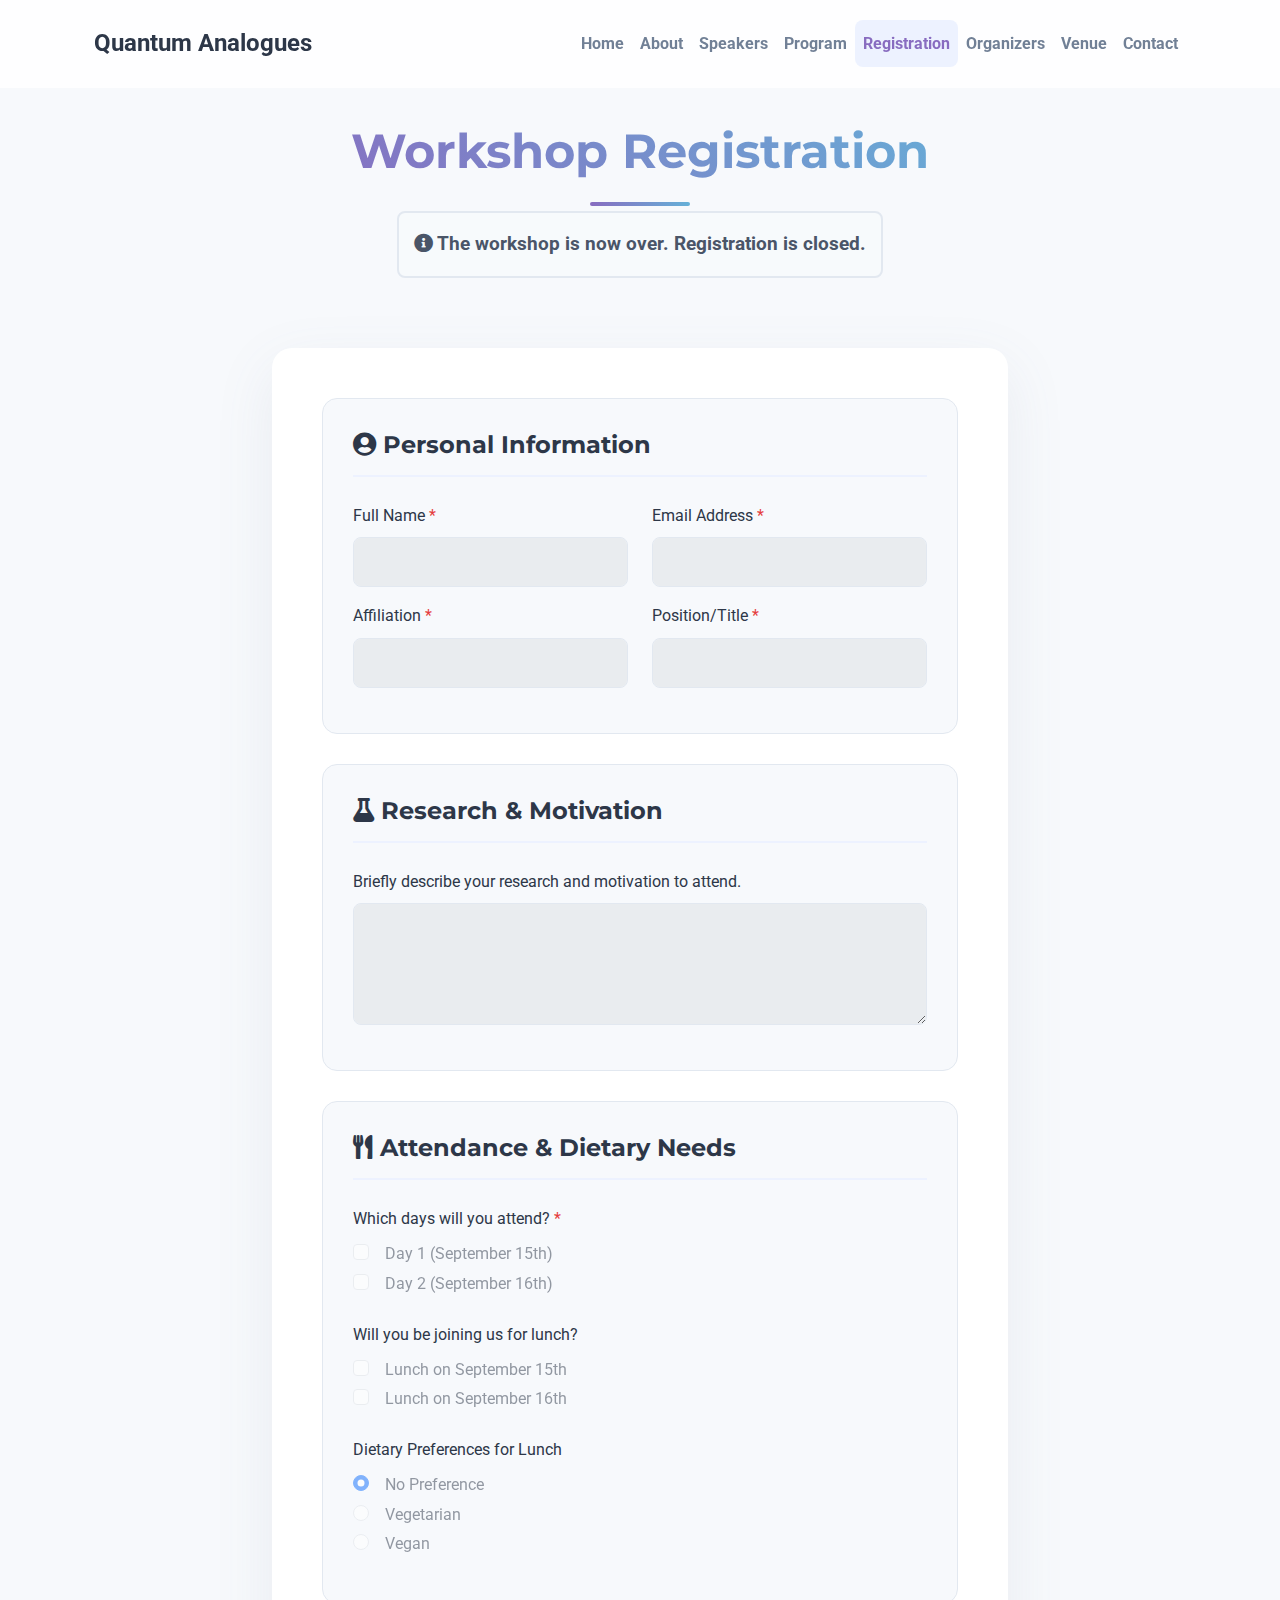
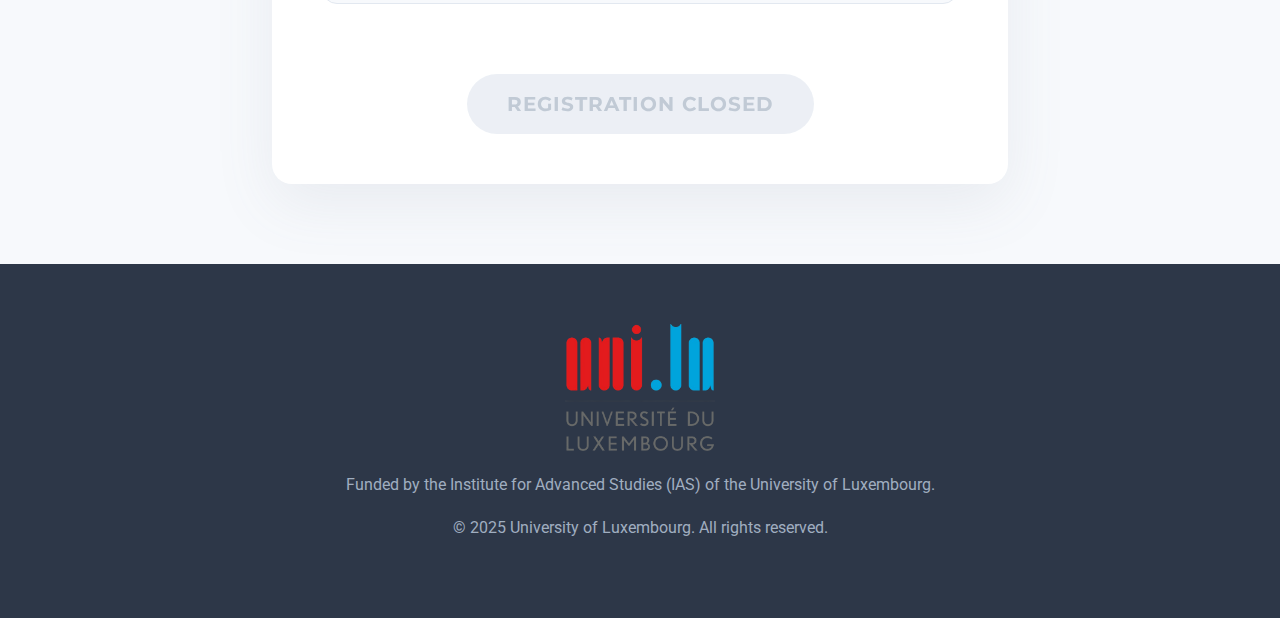
<file: registration.html>
<!DOCTYPE html>
<html lang="en">
<head>
    <meta charset="UTF-8">
    <meta name="viewport" content="width=device-width, initial-scale=1.0">
    <title>Registration - Quantum Analogues Workshop</title>
    <meta name="description" content="Register for the Quantum Analogues Workshop at the University of Luxembourg.">

    <link rel="preconnect" href="https://fonts.googleapis.com">
    <link rel="preconnect" href="https://fonts.gstatic.com" crossorigin>
    <link href="https://fonts.googleapis.com/css2?family=Montserrat:wght@400;700&family=Roboto:wght@400;500&family=Dosis:wght@700&display=swap" rel="stylesheet">
    
    <link href="https://cdnjs.cloudflare.com/ajax/libs/font-awesome/5.15.4/css/all.min.css" rel="stylesheet">
    <link href="https://cdnjs.cloudflare.com/ajax/libs/bootstrap/5.1.3/css/bootstrap.min.css" rel="stylesheet">

    <style>
        /* All your existing styles */
        :root {
            --font-sans: 'Roboto', 'Open Sans', system-ui, -apple-system, sans-serif;
            --font-display: 'Montserrat', 'Dosis', sans-serif;
            --text-primary: #2d3748;
            --text-secondary: #718096;
            --bg-main: #f7f9fc;
            --border-color: #e2e8f0;
            --color-accent-1: #886cc0;
            --color-accent-2: #65b1d8;
            --color-accent-light: #edf2ff;
            --color-glow: rgba(136, 108, 192, 0.5);
            --color-deadline: #4a5568; /* A color for the closed notice text */
        }
        html { scroll-behavior: smooth; }
        body {
            font-family: var(--font-sans);
            font-size: 16px;
            line-height: 1.7;
            color: var(--text-primary);
            background-color: var(--bg-main);
            overflow-x: hidden;
        }
        h1, h2, h3, h4, h5, h6 {
            font-family: var(--font-display);
            font-weight: 700;
            line-height: 1.3;
            margin-bottom: 20px;
            color: var(--text-primary);
        }
        a {
            color: var(--color-accent-1);
            text-decoration: none;
            transition: color 0.3s ease;
        }
        a:hover { color: var(--color-accent-2); }
        .header-menu {
            position: fixed;
            top: 0;
            left: 0;
            width: 100%;
            z-index: 1000;
            background: rgba(255, 255, 255, 0.8);
            backdrop-filter: blur(10px);
            border-bottom: 1px solid rgba(255, 255, 255, 0.2);
            transition: all 0.3s ease;
            padding: 10px 0;
        }
        .navbar-brand {
            font-size: 1.5em;
            font-weight: 700;
            color: var(--text-primary) !important;
            text-decoration: none;
        }
        .navbar-nav .nav-link {
            color: var(--text-secondary);
            font-weight: 700;
            padding: 10px 15px;
            border-radius: 8px;
            transition: all 0.3s ease;
        }
        .navbar-nav .nav-link:hover, .navbar-nav .nav-link.active {
            color: var(--color-accent-1);
            background: var(--color-accent-light);
        }
        .registration-container {
            padding-top: 120px;
            padding-bottom: 80px;
        }
        .registration-header {
            text-align: center;
            margin-bottom: 40px;
        }
        .registration-header h1 {
            font-size: 3em;
            background: -webkit-linear-gradient(45deg, var(--color-accent-1), var(--color-accent-2));
            -webkit-background-clip: text;
            -webkit-text-fill-color: transparent;
            margin-bottom: 20px;
        }
        .quantum-divider {
            width: 100px;
            height: 4px;
            margin: 20px auto;
            border-radius: 2px;
            background: linear-gradient(90deg, var(--color-accent-1), var(--color-accent-2));
        }
        /* Style for the new deadline notice */
        .deadline-notice {
            font-size: 1.2em;
            font-weight: 700;
            color: var(--color-deadline);
            background-color: #f7fafc;
            border: 2px solid var(--border-color);
            border-radius: 8px;
            padding: 15px;
            margin-top: -15px;
            margin-bottom: 30px;
            display: inline-block;
        }
        .registration-form-wrapper {
            background: white;
            border-radius: 20px;
            padding: 50px;
            box-shadow: 0 20px 60px rgba(108, 122, 137, 0.1);
        }
        .form-section {
            padding: 30px;
            border: 1px solid var(--border-color);
            border-radius: 15px;
            margin-bottom: 30px;
            background-color: var(--bg-main);
        }
        .form-section h4 {
            border-bottom: 2px solid var(--color-accent-light);
            padding-bottom: 15px;
            margin-bottom: 25px;
        }
        .form-control, .form-select {
            border-radius: 8px;
            border: 1px solid var(--border-color);
            padding: 12px 15px;
            transition: all 0.3s ease;
            margin-bottom: 15px;
            width: 100%;
        }
        .form-control:focus, .form-select:focus {
            border-color: var(--color-accent-1);
            box-shadow: 0 0 0 3px rgba(136, 108, 192, 0.1);
        }
        .form-check-label { margin-left: 0.5rem; }
        .form-actions { margin-top: 40px; }
        .required { color: #e53e3e; }
        .btn-quantum {
            background: linear-gradient(90deg, var(--color-accent-1), var(--color-accent-2));
            color: white;
            border-radius: 50px;
            padding: 15px 40px;
            font-weight: 700;
            font-family: var(--font-display);
            text-transform: uppercase;
            letter-spacing: 1px;
            box-shadow: 0 10px 20px rgba(136, 108, 192, 0.3);
            transition: all 0.3s ease;
            display: inline-block;
            border: none;
        }
        .btn-quantum:hover {
            transform: translateY(-3px);
            box-shadow: 0 14px 28px rgba(136, 108, 192, 0.4);
            color: white;
            text-decoration: none;
        }
        .btn-quantum:disabled {
            background: #e2e8f0;
            color: #a0aec0;
            cursor: not-allowed;
            box-shadow: none;
            transform: none;
        }
        #footer {
            background: var(--text-primary);
            color: #a0aec0;
            padding: 60px 0;
        }
        .footer-logo {
            margin-bottom: 20px;
            max-width: 150px;
        }
        @media (max-width: 991.98px) { .registration-header h1 { font-size: 2.5em; } }
        @media (max-width: 767.98px) {
            body { font-size: 15px; }
            .registration-form-wrapper { padding: 30px 20px; }
            .form-section { padding: 20px; }
            .registration-header h1 { font-size: 2em; }
        }
    </style>
</head>
<body>
    <header id="menu" class="header-menu">
        <div class="container">
            <nav class="navbar navbar-expand-lg">
                <div class="container-fluid">
                    <a class="navbar-brand" href="index.html">Quantum Analogues</a>
                    <button class="navbar-toggler" type="button" data-bs-toggle="collapse" data-bs-target="#navbarNav" aria-controls="navbarNav" aria-expanded="false" aria-label="Toggle navigation">
                        <i class="fas fa-bars"></i>
                    </button>
                    <div class="collapse navbar-collapse" id="navbarNav">
                        <ul class="navbar-nav ms-auto">
                            <li class="nav-item">
                                <a class="nav-link" href="index.html">Home</a>
                            </li>
                            <li class="nav-item">
                                <a class="nav-link" href="index.html#about">About</a>
                            </li>
                            <li class="nav-item">
                                <a class="nav-link" href="index.html#speakers">Speakers</a>
                            </li>
                            <li class="nav-item">
                                <a class="nav-link" href="index.html#program">Program</a>
                            </li>
                            <li class="nav-item">
                                <a class="nav-link active" href="registration.html">Registration</a>
                            </li>
                            <li class="nav-item">
                                <a class="nav-link" href="index.html#organizers">Organizers</a>
                            </li>
                            <li class="nav-item">
                                <a class="nav-link" href="index.html#venue">Venue</a>
                            </li>
                            <li class="nav-item">
                                <a class="nav-link" href="index.html#contact">Contact</a>
                            </li>
                        </ul>
                    </div>
                </div>
            </nav>
        </div>
    </header>

    <div class="registration-container">
        <div class="container">
            <div class="row">
                <div class="col-md-8 col-md-offset-2 mx-auto">
                    <div class="registration-header">
                        <h1>Workshop Registration</h1>
                        <div class="quantum-divider"></div>
                        <div class="deadline-notice">
                            <i class="fas fa-info-circle"></i>
                            The workshop is now over. Registration is closed.
                        </div>
                    </div>

                    <div class="registration-form-wrapper">
                        <form action="https://script.google.com/macros/s/AKfycbysrtMNSd6NAWxRBNHFJeOXhg30UqI1mM_uubFBGbPKeu6-HNuY7Rc7ZZrXsI-a-n8/exec" method="post">
                            <fieldset disabled>
                                <div class="form-section">
                                    <h4><i class="fas fa-user-circle"></i> Personal Information</h4>
                                    <div class="row">
                                        <div class="col-md-6 form-group">
                                            <label for="fullName" class="form-label">Full Name <span class="required">*</span></label>
                                            <input type="text" class="form-control" id="fullName" name="fullName" required>
                                        </div>
                                        <div class="col-md-6 form-group">
                                            <label for="email" class="form-label">Email Address <span class="required">*</span></label>
                                            <input type="email" class="form-control" id="email" name="email" required>
                                        </div>
                                    </div>
                                    <div class="row">
                                        <div class="col-md-6 form-group">
                                            <label for="affiliation" class="form-label">Affiliation <span class="required">*</span></label>
                                            <input type="text" class="form-control" id="affiliation" name="affiliation" required>
                                        </div>
                                        <div class="col-md-6 form-group">
                                            <label for="position" class="form-label">Position/Title <span class="required">*</span></label>
                                            <input type="text" class="form-control" id="position" name="position" required>
                                        </div>
                                    </div>
                                </div>

                                <div class="form-section">
                                    <h4><i class="fas fa-flask"></i> Research & Motivation</h4>
                                    <div class="form-group">
                                        <label for="research" class="form-label">Briefly describe your research and motivation to attend.</label>
                                        <textarea class="form-control" id="research" name="research" rows="4"></textarea>
                                    </div>
                                </div>
                                
                                <div class="form-section">
                                    <h4><i class="fas fa-utensils"></i> Attendance & Dietary Needs</h4>
                                    <div class="form-group mb-4">
                                        <label class="form-label">Which days will you attend? <span class="required">*</span></label>
                                        <div class="form-check">
                                            <input class="form-check-input" type="checkbox" value="Day 1 (September 15th)" id="day1" name="days">
                                            <label class="form-check-label" for="day1">
                                                Day 1 (September 15th)
                                            </label>
                                        </div>
                                        <div class="form-check">
                                            <input class="form-check-input" type="checkbox" value="Day 2 (September 16th)" id="day2" name="days">
                                            <label class="form-check-label" for="day2">
                                                Day 2 (September 16th)
                                            </label>
                                        </div>
                                    </div>

                                    <div class="form-group mb-4">
                                        <label class="form-label">Will you be joining us for lunch?</label>
                                        <div class="form-check">
                                            <input class="form-check-input" type="checkbox" value="Lunch on September 15th" id="lunchDay1" name="lunches">
                                            <label class="form-check-label" for="lunchDay1">
                                                Lunch on September 15th
                                            </label>
                                        </div>
                                        <div class="form-check">
                                            <input class="form-check-input" type="checkbox" value="Lunch on September 16th" id="lunchDay2" name="lunches">
                                            <label class="form-check-label" for="lunchDay2">
                                                Lunch on September 16th
                                            </label>
                                        </div>
                                    </div>

                                    <div class="form-group mb-3">
                                        <label class="form-label">Dietary Preferences for Lunch</label>
                                        <div class="form-check">
                                            <input class="form-check-input" type="radio" name="dietary" id="dietaryNone" value="No Preference" checked>
                                            <label class="form-check-label" for="dietaryNone">No Preference</label>
                                        </div>
                                        <div class="form-check">
                                            <input class="form-check-input" type="radio" name="dietary" id="dietaryVeg" value="Vegetarian">
                                            <label class="form-check-label" for="dietaryVeg">Vegetarian</label>
                                        </div>
                                        <div class="form-check">
                                            <input class="form-check-input" type="radio" name="dietary" id="dietaryVegan" value="Vegan">
                                            <label class="form-check-label" for="dietaryVegan">Vegan</label>
                                        </div>
                                    </div>
                                </div>
                            </fieldset>
                            
                            <div class="form-actions text-center">
                                <button type="submit" class="btn btn-quantum btn-lg" disabled>Registration Closed</button>
                            </div>
                        </form>
                    </div>
                </div>
            </div>
        </div>
    </div>

    <footer id="footer">
        <div class="container text-center">
            <img src="images/unilul.png" alt="University of Luxembourg Logo" class="footer-logo">
            <p>Funded by the Institute for Advanced Studies (IAS) of the University of Luxembourg.</p>
            <p>&copy; 2025 University of Luxembourg. All rights reserved.</p>
        </div>
    </footer>

    <script src="https://cdnjs.cloudflare.com/ajax/libs/jquery/3.6.0/jquery.min.js"></script>
    <script src="https://cdnjs.cloudflare.com/ajax/libs/bootstrap/5.1.3/js/bootstrap.bundle.min.js"></script>
</body>
</html>
</file>
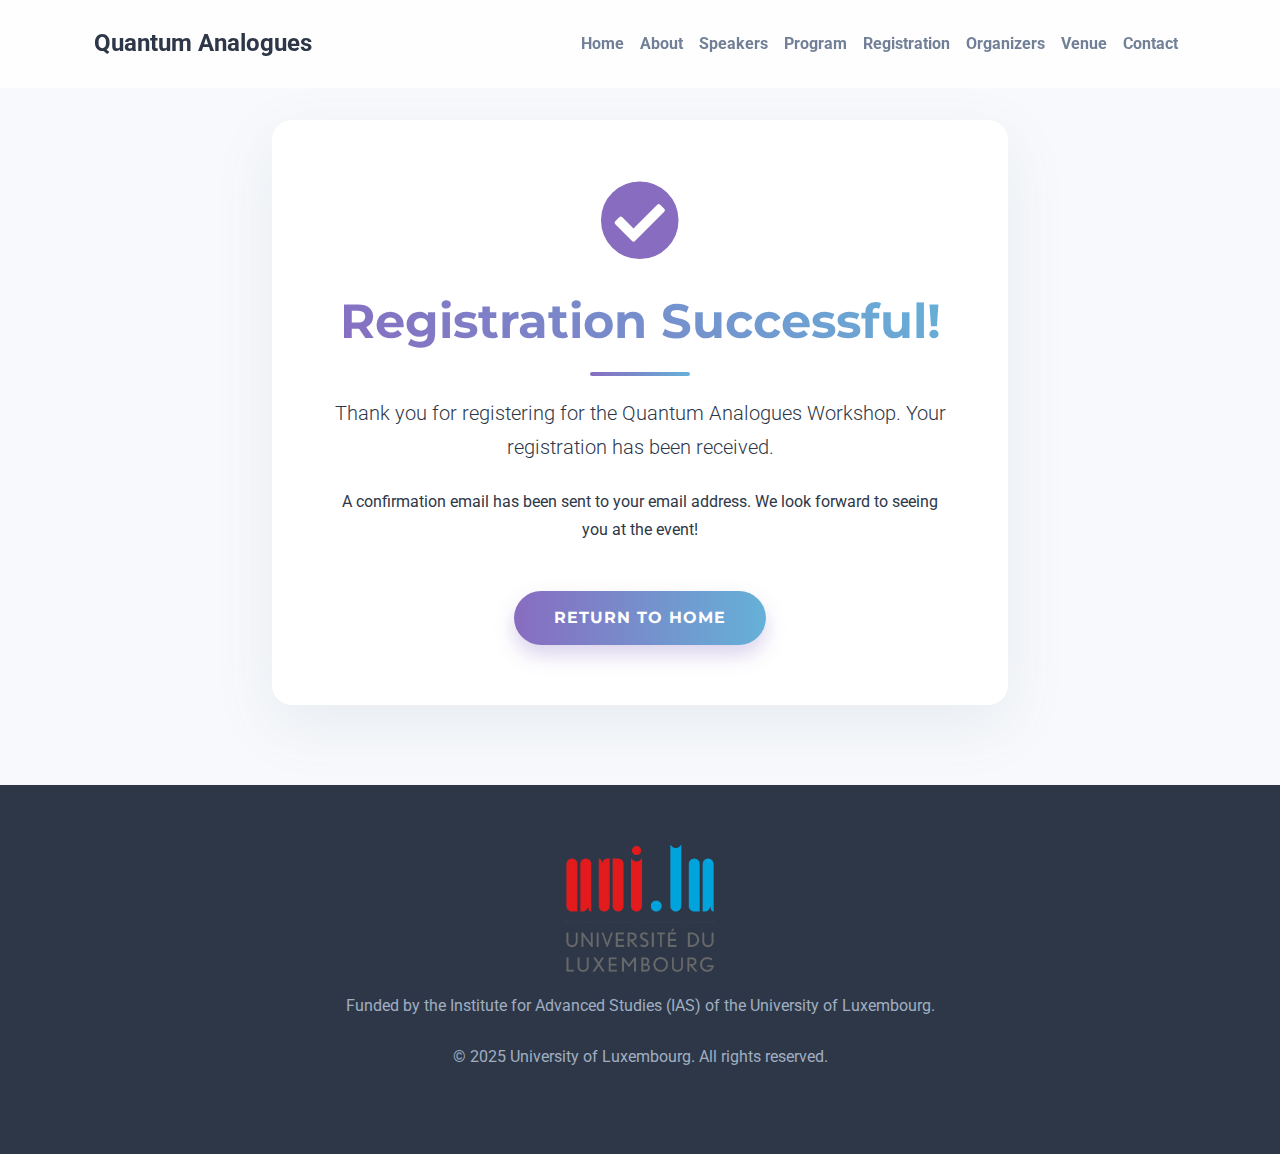
<file: thank-you.html>
<!DOCTYPE html>
<html lang="en">
<head>
    <meta charset="UTF-8">
    <meta name="viewport" content="width=device-width, initial-scale=1.0">
    <title>Thank You - Quantum Analogues Workshop</title>
    <meta name="description" content="Registration confirmation for the Quantum Analogues Workshop.">

    <!-- Google Fonts -->
    <link rel="preconnect" href="https://fonts.googleapis.com">
    <link rel="preconnect" href="https://fonts.gstatic.com" crossorigin>
    <link href="https://fonts.googleapis.com/css2?family=Montserrat:wght@400;700&family=Roboto:wght@400;500&family=Dosis:wght@700&display=swap" rel="stylesheet">
    
    <!-- External CSS Libraries -->
    <link href="https://cdnjs.cloudflare.com/ajax/libs/font-awesome/5.15.4/css/all.min.css" rel="stylesheet">
    <link href="https://cdnjs.cloudflare.com/ajax/libs/bootstrap/5.1.3/css/bootstrap.min.css" rel="stylesheet">

    <style>
        /* --- Base & Typography --- */
        :root {
            --font-sans: 'Roboto', 'Open Sans', system-ui, -apple-system, sans-serif;
            --font-display: 'Montserrat', 'Dosis', sans-serif;
            --text-primary: #2d3748;
            --text-secondary: #718096;
            --bg-main: #f7f9fc;
            --border-color: #e2e8f0;
            --color-accent-1: #886cc0;
            --color-accent-2: #65b1d8;
            --color-accent-light: #edf2ff;
            --color-glow: rgba(136, 108, 192, 0.5);
        }

        * {
            margin: 0;
            padding: 0;
            box-sizing: border-box;
        }

        html {
            scroll-behavior: smooth;
        }

        body {
            font-family: var(--font-sans);
            font-size: 16px;
            line-height: 1.7;
            color: var(--text-primary);
            background-color: var(--bg-main);
            overflow-x: hidden;
        }

        h1, h2, h3, h4, h5, h6 {
            font-family: var(--font-display);
            font-weight: 700;
            line-height: 1.3;
            margin-bottom: 20px;
            color: var(--text-primary);
        }

        p {
            margin-bottom: 1.5rem;
        }

        a {
            color: var(--color-accent-1);
            text-decoration: none;
            transition: color 0.3s ease;
        }

        a:hover {
            color: var(--color-accent-2);
        }

        /* --- Navigation --- */
        .header-menu {
            position: fixed;
            top: 0;
            left: 0;
            width: 100%;
            z-index: 1000;
            background: rgba(255, 255, 255, 0.8);
            backdrop-filter: blur(10px);
            border-bottom: 1px solid rgba(255, 255, 255, 0.2);
            transition: all 0.3s ease;
            padding: 10px 0;
        }

        .navbar-brand {
            font-size: 1.5em;
            font-weight: 700;
            color: var(--text-primary) !important;
            text-decoration: none;
        }

        .navbar-nav .nav-link {
            color: var(--text-secondary);
            font-weight: 700;
            padding: 10px 15px;
            border-radius: 8px;
            transition: all 0.3s ease;
        }

        .navbar-nav .nav-link:hover, 
        .navbar-nav .nav-link.active {
            color: var(--color-accent-1);
            background: var(--color-accent-light);
        }

        /* --- Thank You Page --- */
        .thank-you-container {
            padding-top: 120px;
            padding-bottom: 80px;
            min-height: 80vh;
            display: flex;
            align-items: center;
        }

        .thank-you-message {
            background: white;
            border-radius: 20px;
            padding: 60px;
            box-shadow: 0 20px 60px rgba(108, 122, 137, 0.1);
            text-align: center;
        }

        .thank-you-message h1 {
            font-size: 3em;
            margin-bottom: 20px;
            background: -webkit-linear-gradient(45deg, var(--color-accent-1), var(--color-accent-2));
            -webkit-background-clip: text;
            -webkit-text-fill-color: transparent;
        }

        .quantum-divider {
            width: 100px;
            height: 4px;
            margin: 20px auto;
            border-radius: 2px;
            background: linear-gradient(90deg, var(--color-accent-1), var(--color-accent-2));
        }

        /* --- Buttons --- */
        .btn-quantum {
            background: linear-gradient(90deg, var(--color-accent-1), var(--color-accent-2));
            color: white;
            border-radius: 50px;
            padding: 15px 40px;
            font-weight: 700;
            font-family: var(--font-display);
            text-transform: uppercase;
            letter-spacing: 1px;
            box-shadow: 0 10px 20px rgba(136, 108, 192, 0.3);
            transition: all 0.3s ease;
            display: inline-block;
            border: none;
        }

        .btn-quantum:hover {
            transform: translateY(-3px);
            box-shadow: 0 14px 28px rgba(136, 108, 192, 0.4);
            color: white;
            text-decoration: none;
        }

        /* --- Footer --- */
        #footer {
            background: var(--text-primary);
            color: #a0aec0;
            padding: 60px 0;
        }

        .footer-logo {
            margin-bottom: 20px;
            max-width: 150px;
        }

        /* --- Responsive Styles --- */
        @media (max-width: 991.98px) {
            .thank-you-message h1 { font-size: 2.5em; }
        }

        @media (max-width: 767.98px) {
            body { font-size: 15px; }
            .thank-you-message { padding: 40px 20px; }
            .thank-you-message h1 { font-size: 2em; }
        }
    </style>
</head>
<body>
    <header id="menu" class="header-menu">
        <div class="container">
            <nav class="navbar navbar-expand-lg">
                <div class="container-fluid">
                    <a class="navbar-brand" href="index.html">Quantum Analogues</a>
                    <button class="navbar-toggler" type="button" data-bs-toggle="collapse" data-bs-target="#navbarNav" aria-controls="navbarNav" aria-expanded="false" aria-label="Toggle navigation">
                        <i class="fas fa-bars"></i>
                    </button>
                    <div class="collapse navbar-collapse" id="navbarNav">
                        <ul class="navbar-nav ms-auto">
                            <li class="nav-item">
                                <a class="nav-link" href="index.html">Home</a>
                            </li>
                            <li class="nav-item">
                                <a class="nav-link" href="index.html#about">About</a>
                            </li>
                            <li class="nav-item">
                                <a class="nav-link" href="index.html#speakers">Speakers</a>
                            </li>
                            <li class="nav-item">
                                <a class="nav-link" href="index.html#program">Program</a>
                            </li>
                            <li class="nav-item">
                                <a class="nav-link" href="registration.html">Registration</a>
                            </li>
                            <li class="nav-item">
                                <a class="nav-link" href="index.html#organizers">Organizers</a>
                            </li>
                            <li class="nav-item">
                                <a class="nav-link" href="index.html#venue">Venue</a>
                            </li>
                            <li class="nav-item">
                                <a class="nav-link" href="index.html#contact">Contact</a>
                            </li>
                        </ul>
                    </div>
                </div>
            </nav>
        </div>
    </header>

    <div class="thank-you-container">
        <div class="container">
            <div class="row">
                <div class="col-md-8 col-md-offset-2 mx-auto">
                    <div class="thank-you-message">
                        <i class="fas fa-check-circle" style="font-size: 5rem; color: var(--color-accent-1); margin-bottom: 30px;"></i>
                        <h1>Registration Successful!</h1>
                        <div class="quantum-divider"></div>
                        <p class="lead">Thank you for registering for the Quantum Analogues Workshop. Your registration has been received.</p>
                        <p>A confirmation email has been sent to your email address. We look forward to seeing you at the event!</p>
                        <a href="index.html" class="btn btn-quantum mt-4">Return to Home</a>
                    </div>
                </div>
            </div>
        </div>
    </div>

    <footer id="footer">
        <div class="container text-center">
            <img src="images/unilul.png" alt="University of Luxembourg Logo" class="footer-logo">
            <p>Funded by the Institute for Advanced Studies (IAS) of the University of Luxembourg.</p>
            <p>&copy; 2025 University of Luxembourg. All rights reserved.</p>
        </div>
    </footer>

    <!-- External JS Libraries -->
    <script src="https://cdnjs.cloudflare.com/ajax/libs/jquery/3.6.0/jquery.min.js"></script>
    <script src="https://cdnjs.cloudflare.com/ajax/libs/bootstrap/5.1.3/js/bootstrap.bundle.min.js"></script>
</body>
</html>
</file>
